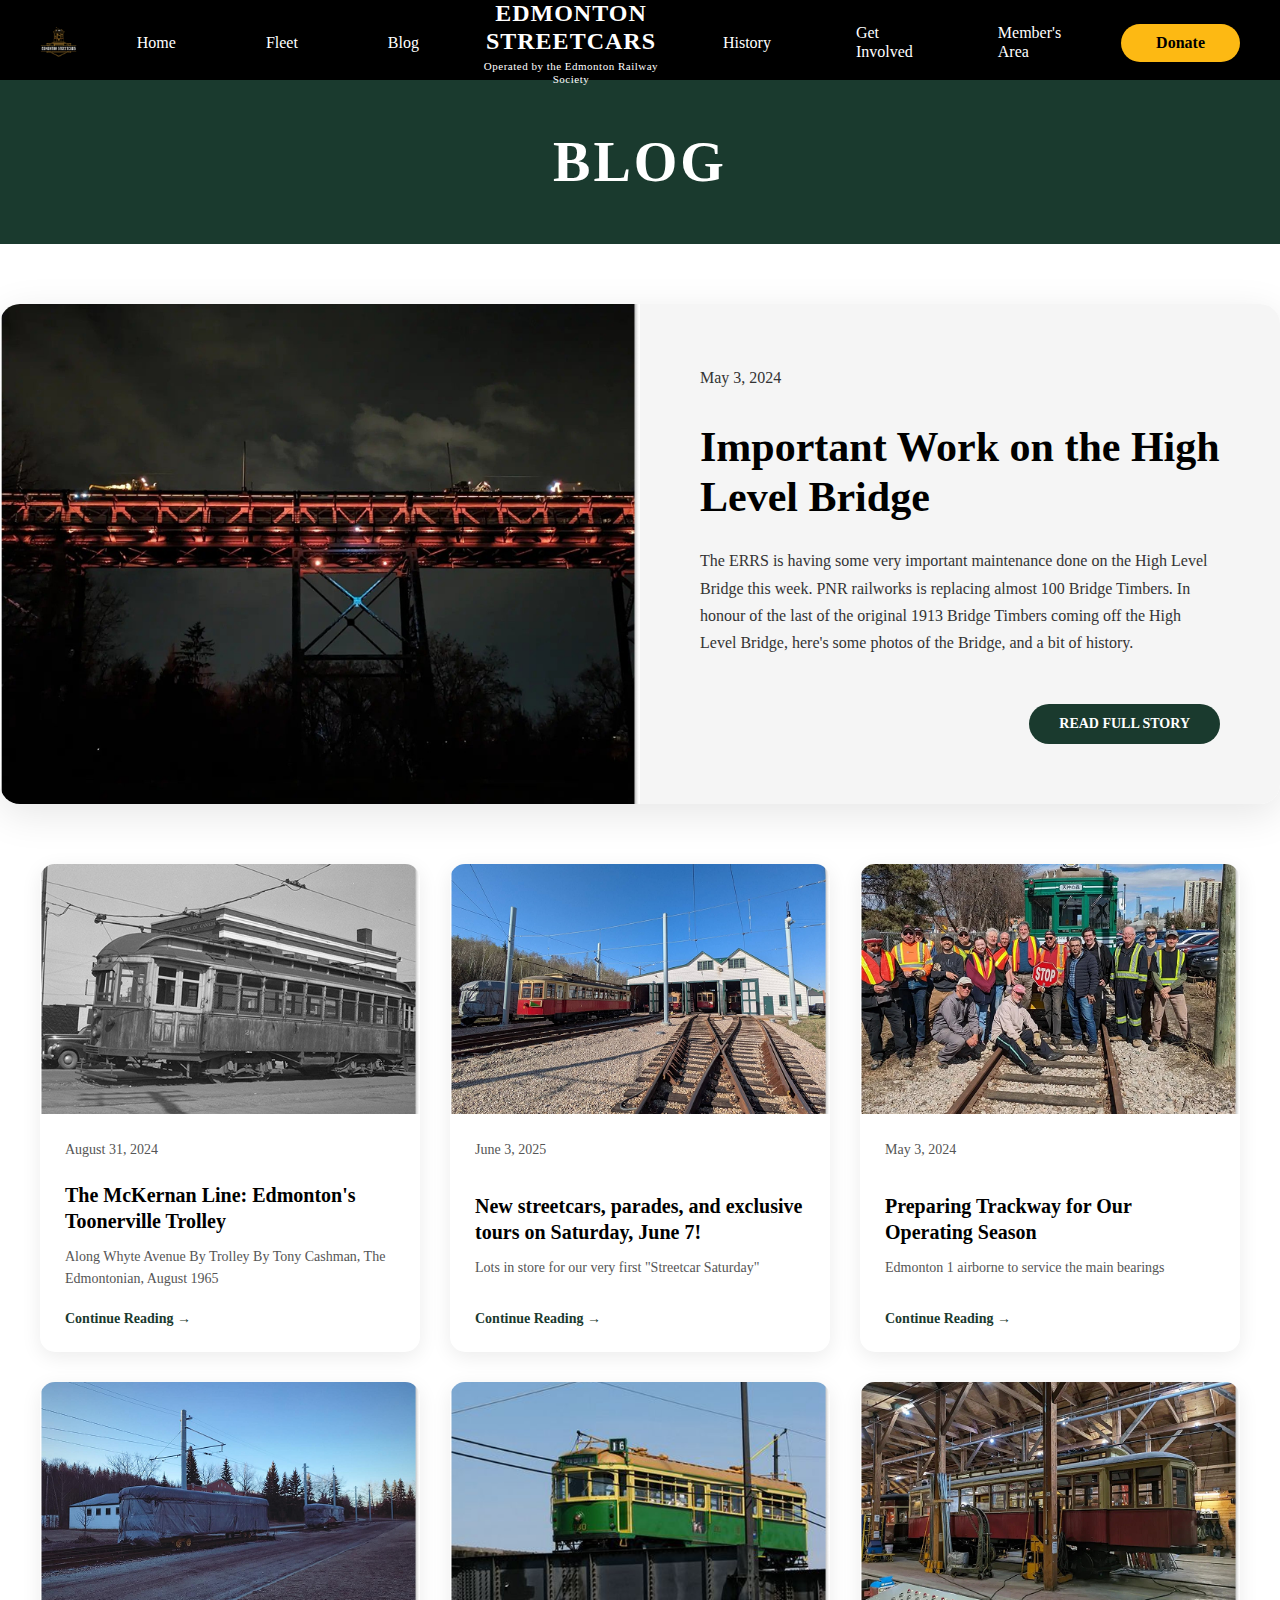
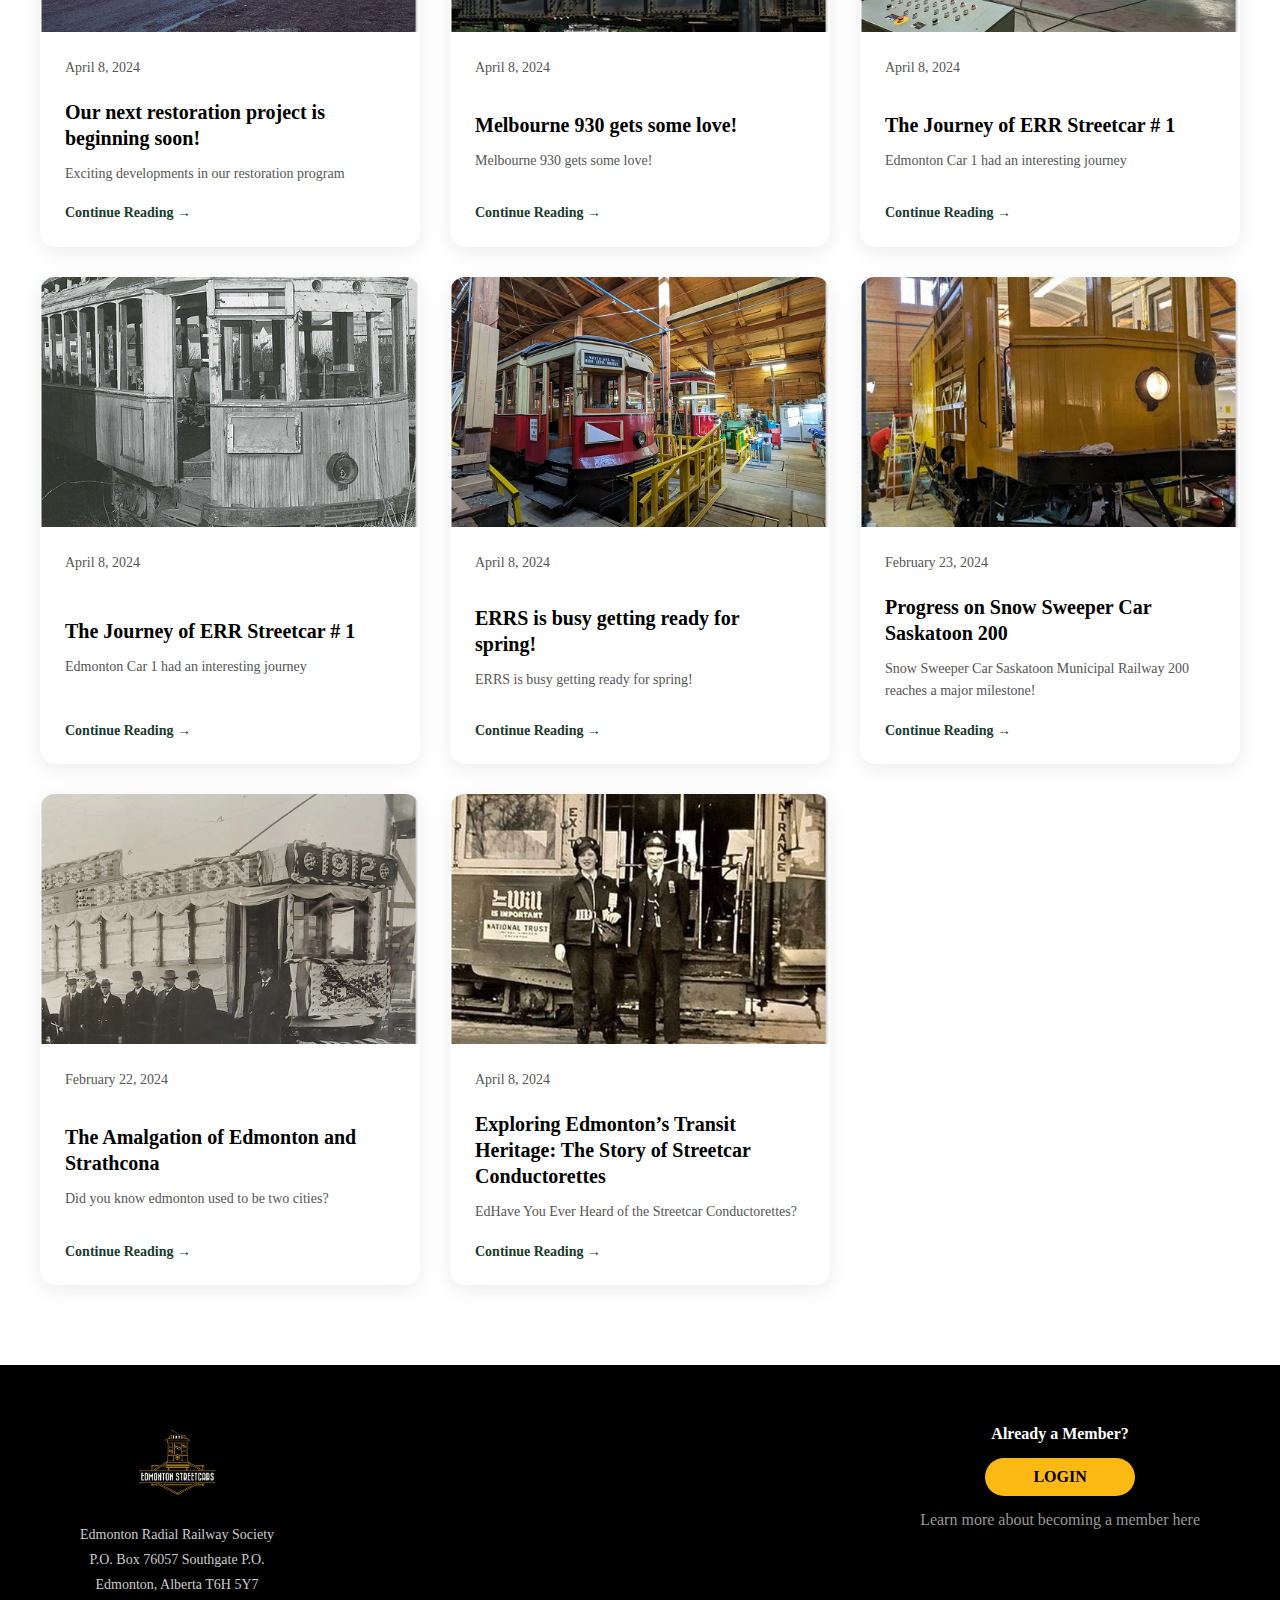
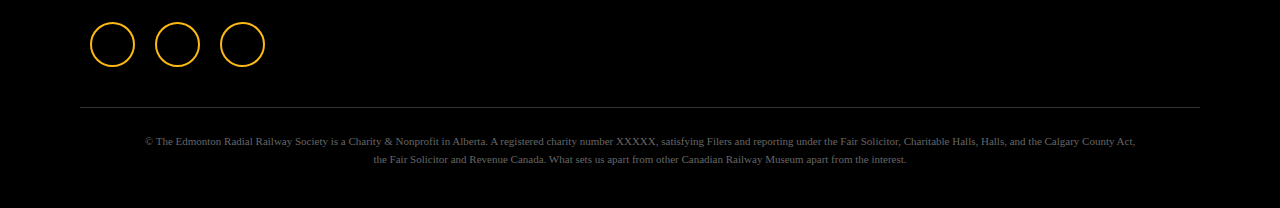
<file: blog.html>
<!DOCTYPE html>
<html>
<head>
	<meta charset="utf-8">
	<meta name="viewport" content="width=device-width, initial-scale=1">
	<title>Blog</title>

	<!-- STYLES -->
	<link rel="stylesheet" href="normalize.css">
	<link rel="stylesheet" href="styles.css">

	<!-- FONTS -->



</head>
<body>

	<!-- HEADER -->
	<header class="header" style="background-color: black;">
			
			<div class="logo" style=" background-color: ;">
				<img src="images/logo.png" alt="Edmonton Streetcars Logo">
			</div>

			<a href="index.html" class="nav-left" style=" background-color: ">Home</a>

			<a href="fleet.html" class="nav-left" style=" background-color: ">Fleet</a>

			<a href="blog.html" class="nav-left" style=" background-color: ">Blog</a>
			
			<div class="brand" style=" background-color: ">
				<div class="brand-txt1">
					<h2>EDMONTON STREETCARS</h2>
				</div>
				<div class="brand-txt2">
					<p>Operated by the Edmonton Railway Society</p>
				</div>
			</div>
			<a href="history.html" class="nav-right" style=" background-color:">History</a>
			<a href="#get-involved" class="nav-right" style=" background-color: ">Get Involved</a>
			<a href="#members" class="nav-right" style=" background-color:">Member's Area</a>
			<button class="button"> Donate</button>

		
	</header>


	 <!-- TITLE SECTION -->
    <section class="fleet-title">
        <h1>BLOG</h1>
    </section>


	<!-- Featured Article -->
	<section class="article">
	    <div class="article-image">
	        <img src="images/level-bridge.png" alt="High Level Bridge">
	    </div>
	    <div class="article-content">
	        <p class="article-date">May 3, 2024</p>
	        <h2>Important Work on the High Level Bridge</h2>
	        <p>The ERRS is having some very important maintenance done on the High Level Bridge this week. PNR railworks is replacing almost 100 Bridge Timbers. In honour of the last of the original 1913 Bridge Timbers coming off the High Level Bridge, here's some photos of the Bridge, and a bit of history.</p>
	        <button class="button read-story-btn">READ FULL STORY</button>
	    </div>
	</section>

<!-- Blog Grid -->
	<section class="body">
	    <div class="articles">
	        <div class="blg-img">
	            <img src="images/mckernan-line.png" alt="McKernan Line">
	        </div>
	        <div class="blg-text">
	            <p class="blog-date">August 31, 2024</p>
	            <h3>The McKernan Line: Edmonton's Toonerville Trolley</h3>
	            <p>Along Whyte Avenue By Trolley By Tony Cashman, The Edmontonian, August 1965</p>
	            <a href="#" class="continue-reading">Continue Reading →</a>
	        </div>
	    </div>

	    <div class="articles">
	        <div class="blg-img">
	            <img src="images/streetcar-parades.png" alt="Streetcar Saturday">
	        </div>
	        <div class="blg-text">
	            <p class="blog-date">June 3, 2025</p>
	            <h3>New streetcars, parades, and exclusive tours on Saturday, June 7!</h3>
	            <p>Lots in store for our very first "Streetcar Saturday"</p>
	            <a href="#" class="continue-reading">Continue Reading →</a>
	        </div>
	    </div>

	    <div class="articles">
	        <div class="blg-img">
	            <img src="images/trackway.png" alt="Trackway Preparation">
	        </div>
	        <div class="blg-text">
	            <p class="blog-date">May 3, 2024</p>
	            <h3>Preparing Trackway for Our Operating Season</h3>
	            <p>Edmonton 1 airborne to service the main bearings</p>
	            <a href="#" class="continue-reading">Continue Reading →</a>
	        </div>
	    </div>

	    <!-- Repeat for remaining articles -->
	    <div class="articles">
	        <div class="blg-img">
	            <img src="images/restoration-project.png" alt="Restoration">
	        </div>
	        <div class="blg-text">
	            <p class="blog-date">April 8, 2024</p>
	            <h3>Our next restoration project is beginning soon!</h3>
	            <p>Exciting developments in our restoration program</p>
	            <a href="#" class="continue-reading">Continue Reading →</a>
	        </div>
	    </div>

	    <div class="articles">
	        <div class="blg-img">
	            <img src="images/melbourne-930.png" alt="Melbourne 930">
	        </div>
	        <div class="blg-text">
	            <p class="blog-date">April 8, 2024</p>
	            <h3>Melbourne 930 gets some love!</h3>
	            <p>Melbourne 930 gets some love!</p>
	            <a href="#" class="continue-reading">Continue Reading →</a>
	        </div>
	    </div>

	    <div class="articles">
	        <div class="blg-img">
	            <img src="images/errs-streetcar.png" alt="ERRS Streetcar">
	        </div>
	        <div class="blg-text">
	            <p class="blog-date">April 8, 2024</p>
	            <h3>The Journey of ERR Streetcar # 1</h3>
	            <p>Edmonton  Car 1 had  an interesting journey</p>
	            <a href="#" class="continue-reading">Continue Reading →</a>
	        </div>
	    </div>

	    <div class="articles">
	        <div class="blg-img">
	            <img src="images/the-journey.png" alt="ERRS Streetcar">
	        </div>
	        <div class="blg-text">
	            <p class="blog-date">April 8, 2024</p>
	            <h3>The Journey of ERR Streetcar # 1</h3>
	            <p>Edmonton  Car 1 had  an interesting journey</p>
	            <a href="#" class="continue-reading">Continue Reading →</a>
	        </div>
	    </div>

	    <div class="articles">
	        <div class="blg-img">
	            <img src="images/errs-is-busy.png" alt="ERRS Streetcar">
	        </div>
	        <div class="blg-text">
	            <p class="blog-date">April 8, 2024</p>
	            <h3>ERRS is busy getting ready for spring!</h3>
	            <p>ERRS is busy getting  ready for spring!</p>
	            <a href="#" class="continue-reading">Continue Reading →</a>
	        </div>
	    </div>

	    <div class="articles">
	        <div class="blg-img">
	            <img src="images/snow-sweeper.png" alt="ERRS Streetcar">
	        </div>
	        <div class="blg-text">
	            <p class="blog-date">February 23, 2024</p>
	            <h3>Progress on Snow Sweeper Car Saskatoon 200</h3>
	            <p>Snow Sweeper Car Saskatoon Municipal Railway 200 reaches a major milestone!</p>
	            <a href="#" class="continue-reading">Continue Reading →</a>
	        </div>
	    </div>

	    <div class="articles">
	        <div class="blg-img">
	            <img src="images/amalgation.png" alt="ERRS Streetcar">
	        </div>
	        <div class="blg-text">
	            <p class="blog-date">February 22, 2024</p>
	            <h3>The Amalgation of Edmonton and Strathcona</h3>
	            <p>Did you know edmonton used to be two cities?</p>
	            <a href="#" class="continue-reading">Continue Reading →</a>
	        </div>
	    </div>

	    <div class="articles">
	        <div class="blg-img">
	            <img src="images/exploring-edmonton.png" alt="ERRS Streetcar">
	        </div>
	        <div class="blg-text">
	            <p class="blog-date">April 8, 2024</p>
	            <h3>Exploring Edmonton’s Transit Heritage: The Story of Streetcar Conductorettes</h3>
	            <p>EdHave You Ever Heard of the Streetcar Conductorettes?</p>
	            <a href="#" class="continue-reading">Continue Reading →</a>
	        </div>
	    </div>

	    
	</section>

	



	<!-- Footer -->
	<footer class="footer">
    <div class="footer-content">
        <div class="footer-logo-section">
            <img src="images/logo.png" alt="Edmonton Streetcars Logo" class="footer-logo">
            <p class="footer-address">Edmonton Radial Railway Society</p>
            <p class="footer-address">P.O. Box 76057 Southgate P.O.</p>
            <p class="footer-address">Edmonton, Alberta T6H 5Y7</p>
            <div class="social-icons">
                <a href="#" aria-label="Facebook"><i class="fab fa-facebook-f"></i></a>
                <a href="#" aria-label="Instagram"><i class="fab fa-instagram"></i></a>
                <a href="#" aria-label="YouTube"><i class="fab fa-youtube"></i></a>
            </div>
        </div>
        
        <div class="footer-right">
            <p><strong>Already a Member?</strong></p>
            <button class="button login-button">LOGIN</button>
            <p class="small-text">Learn more about becoming a member here</p>
        </div>
    </div>
    
    <div class="footer-bottom">
        <p>© The Edmonton Radial Railway Society is a Charity & Nonprofit in Alberta. A registered charity number XXXXX, satisfying Filers and reporting under the Fair Solicitor, Charitable Halls, Halls, and the Calgary County Act, the Fair Solicitor and Revenue Canada. What sets us apart from other Canadian Railway Museum apart from the interest.</p>
    </div>
	</footer>
</file>
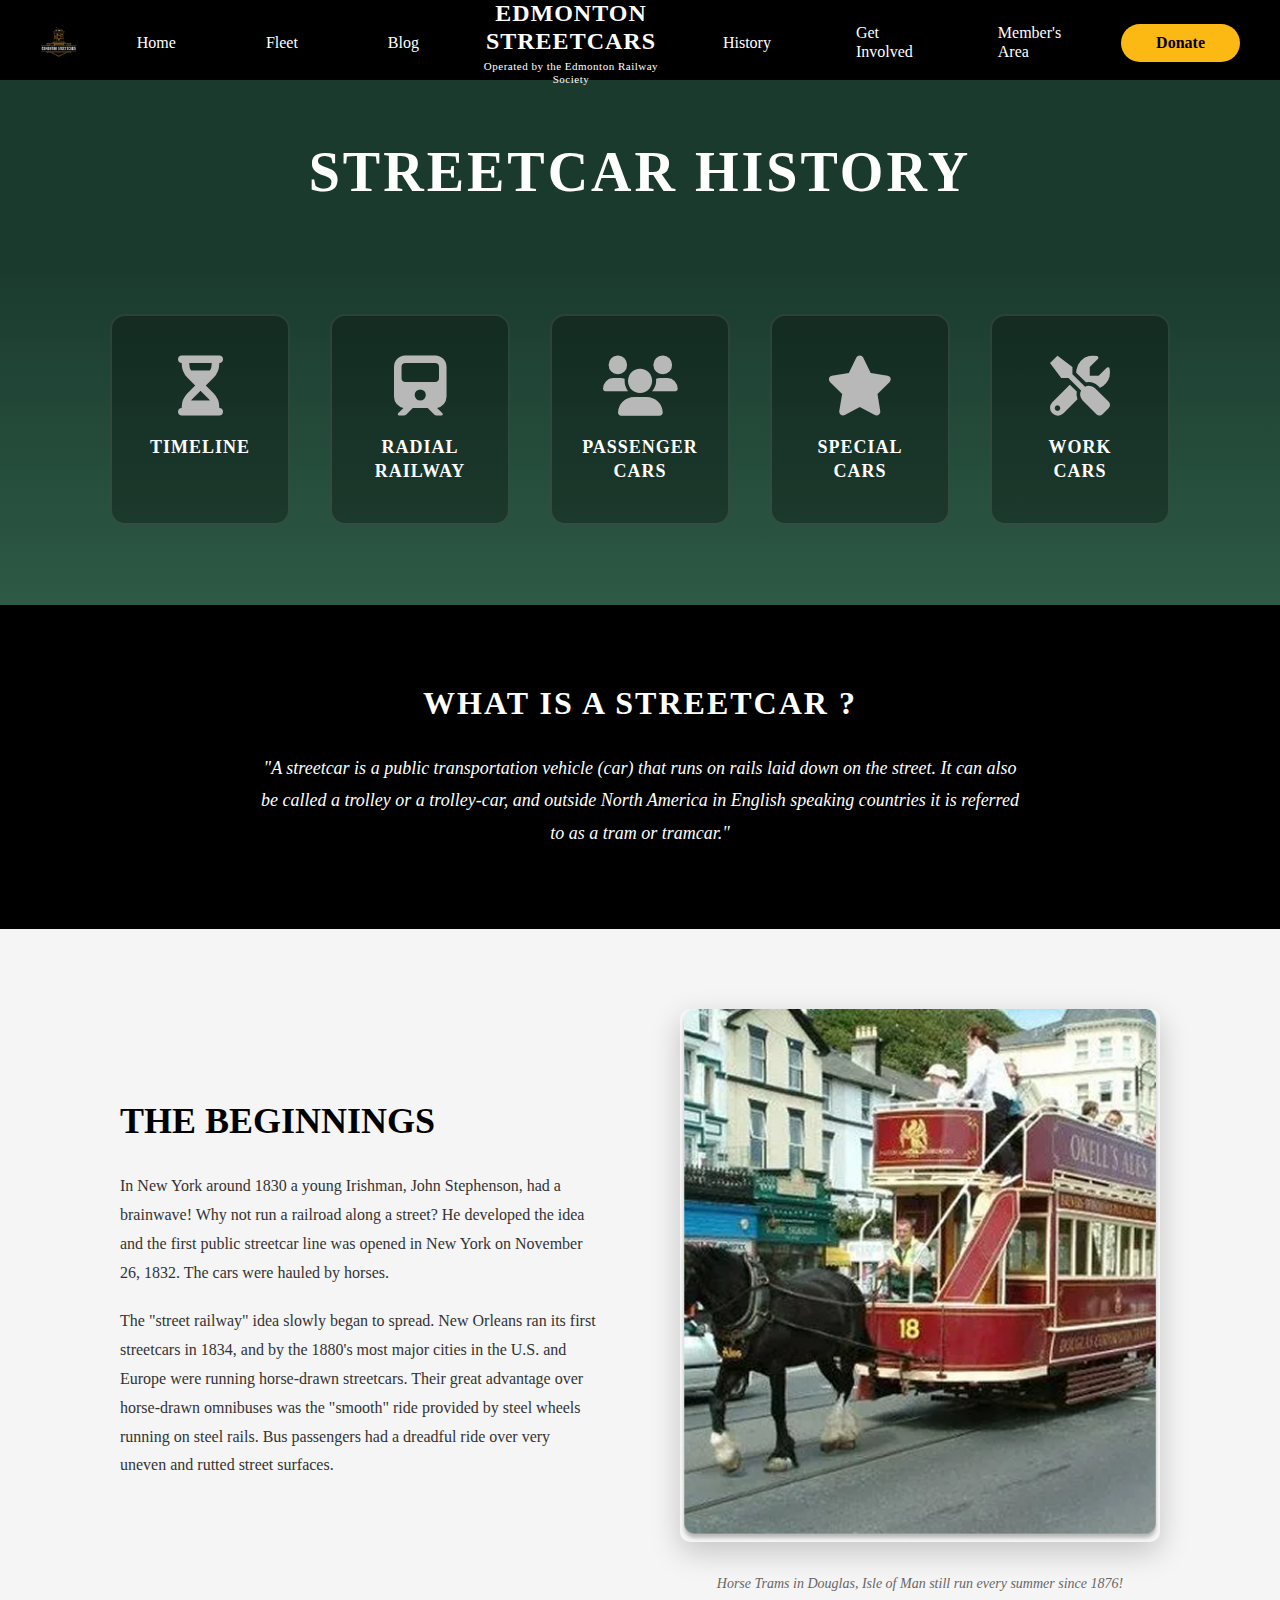
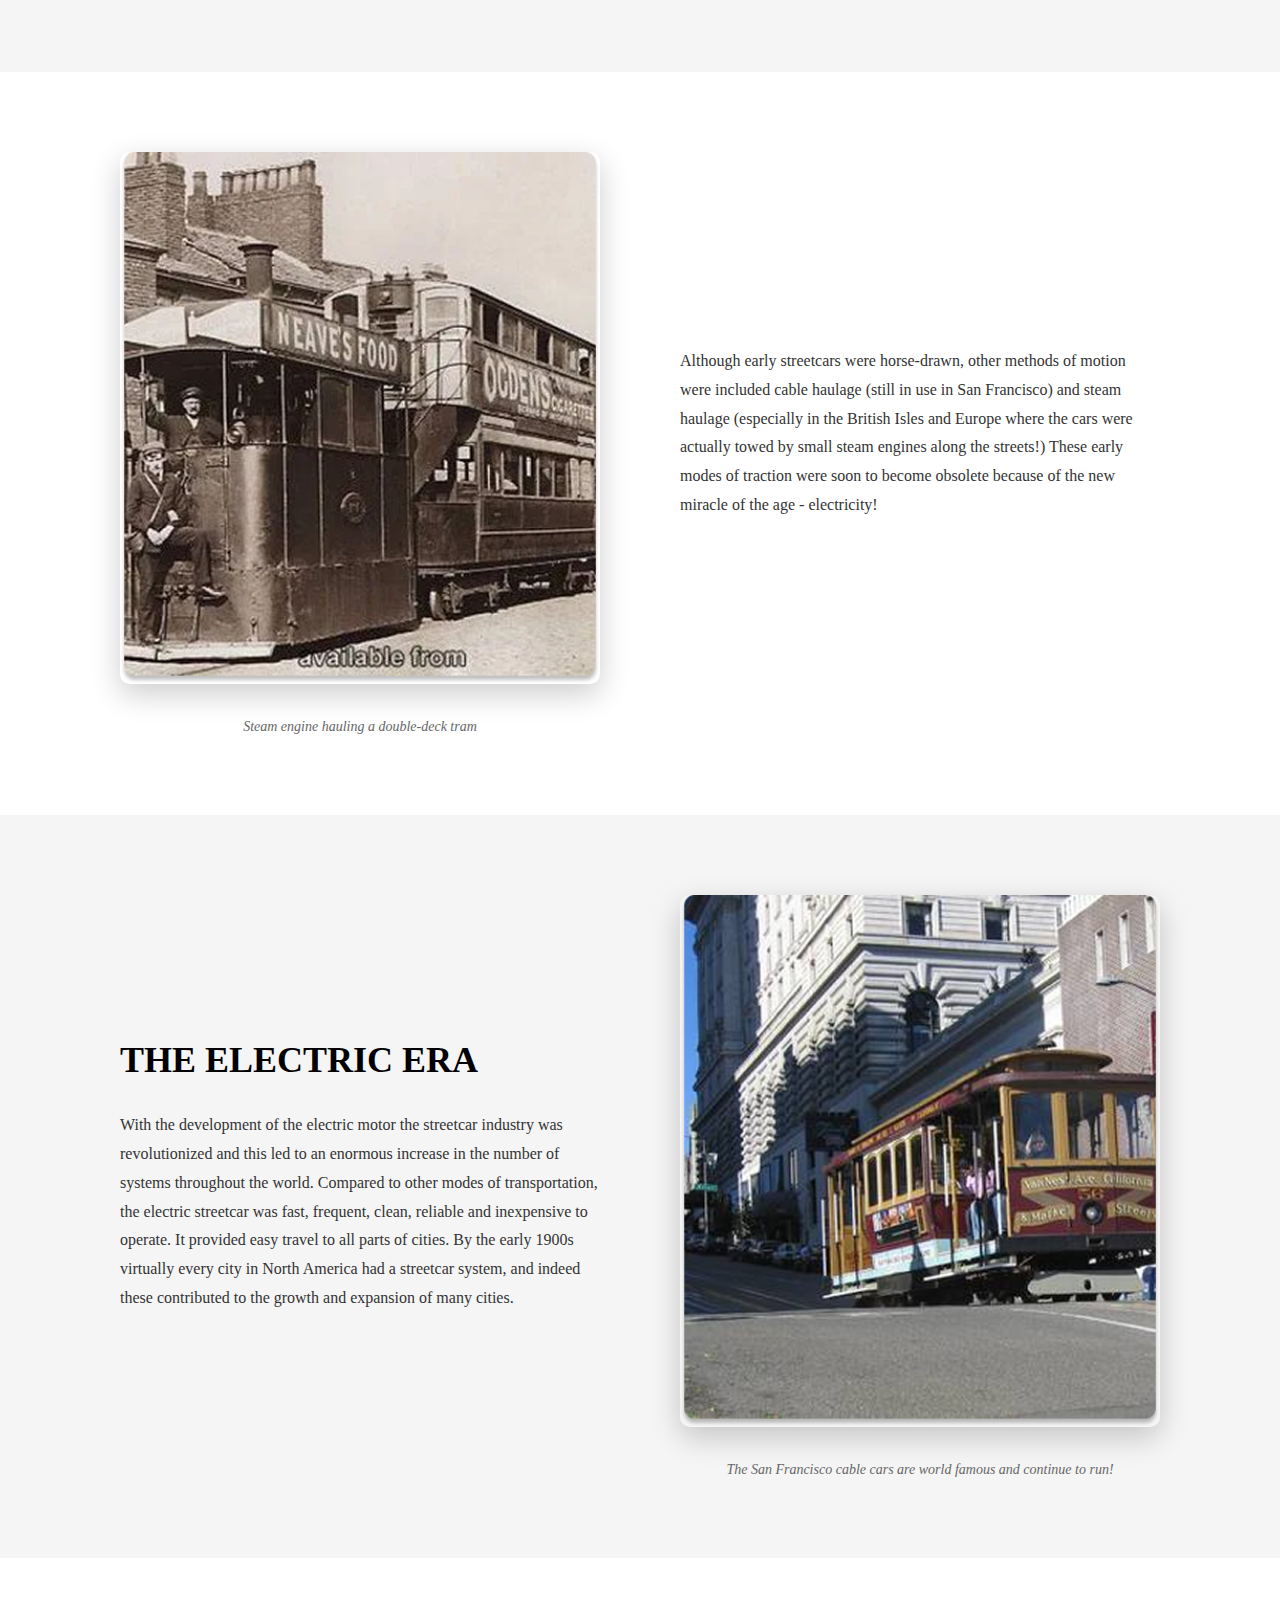
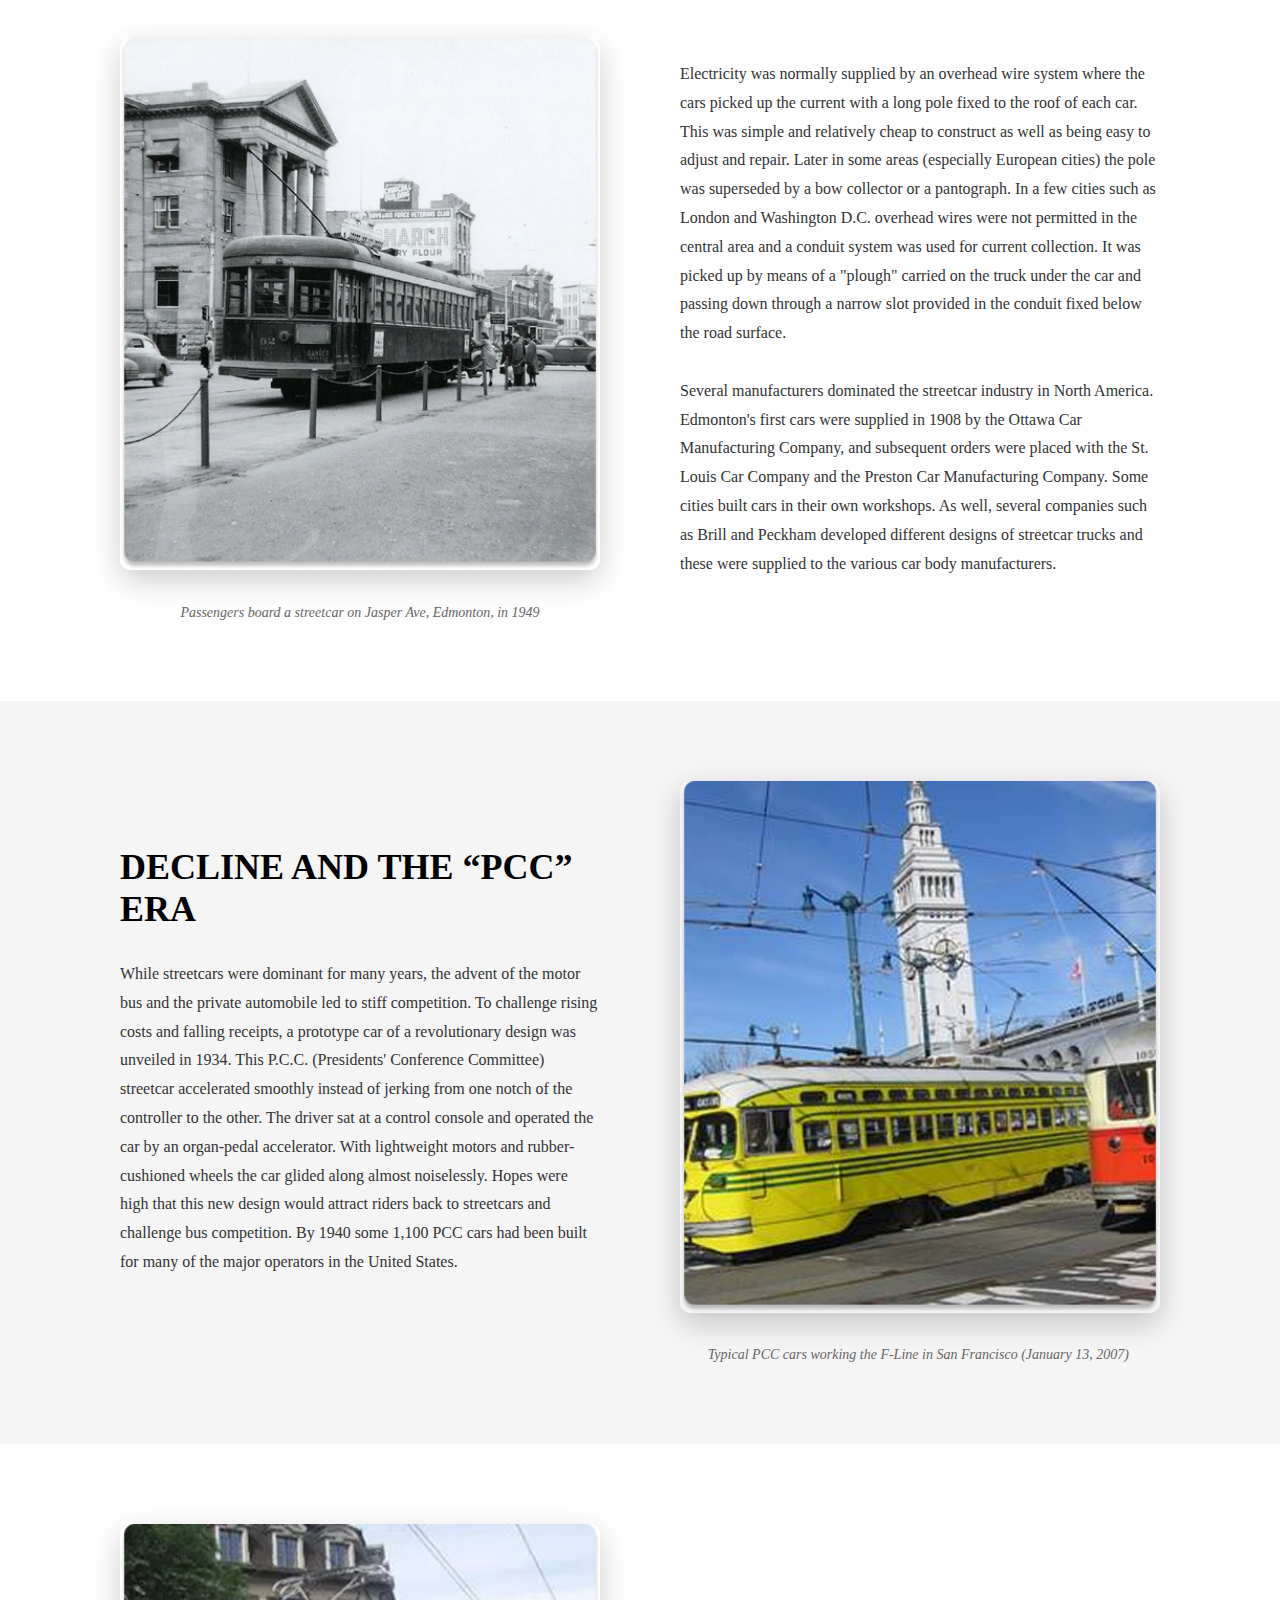
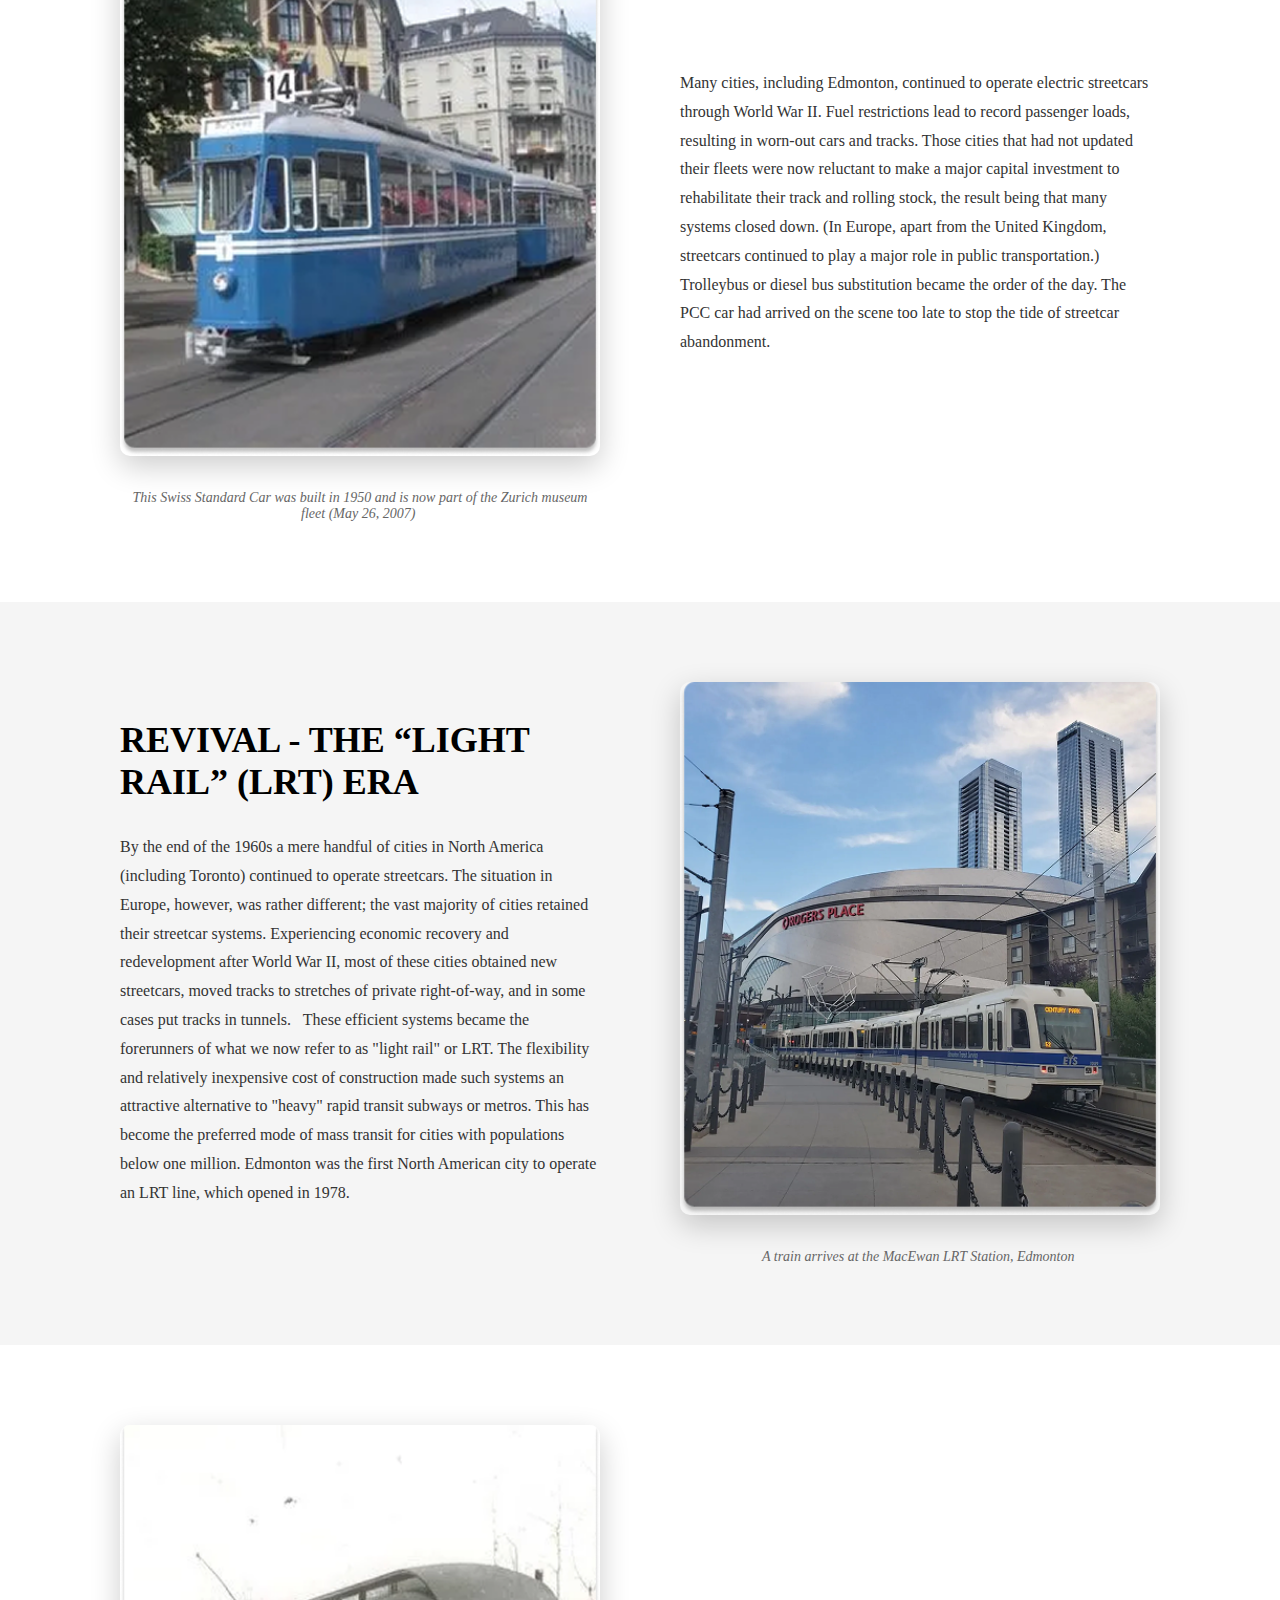
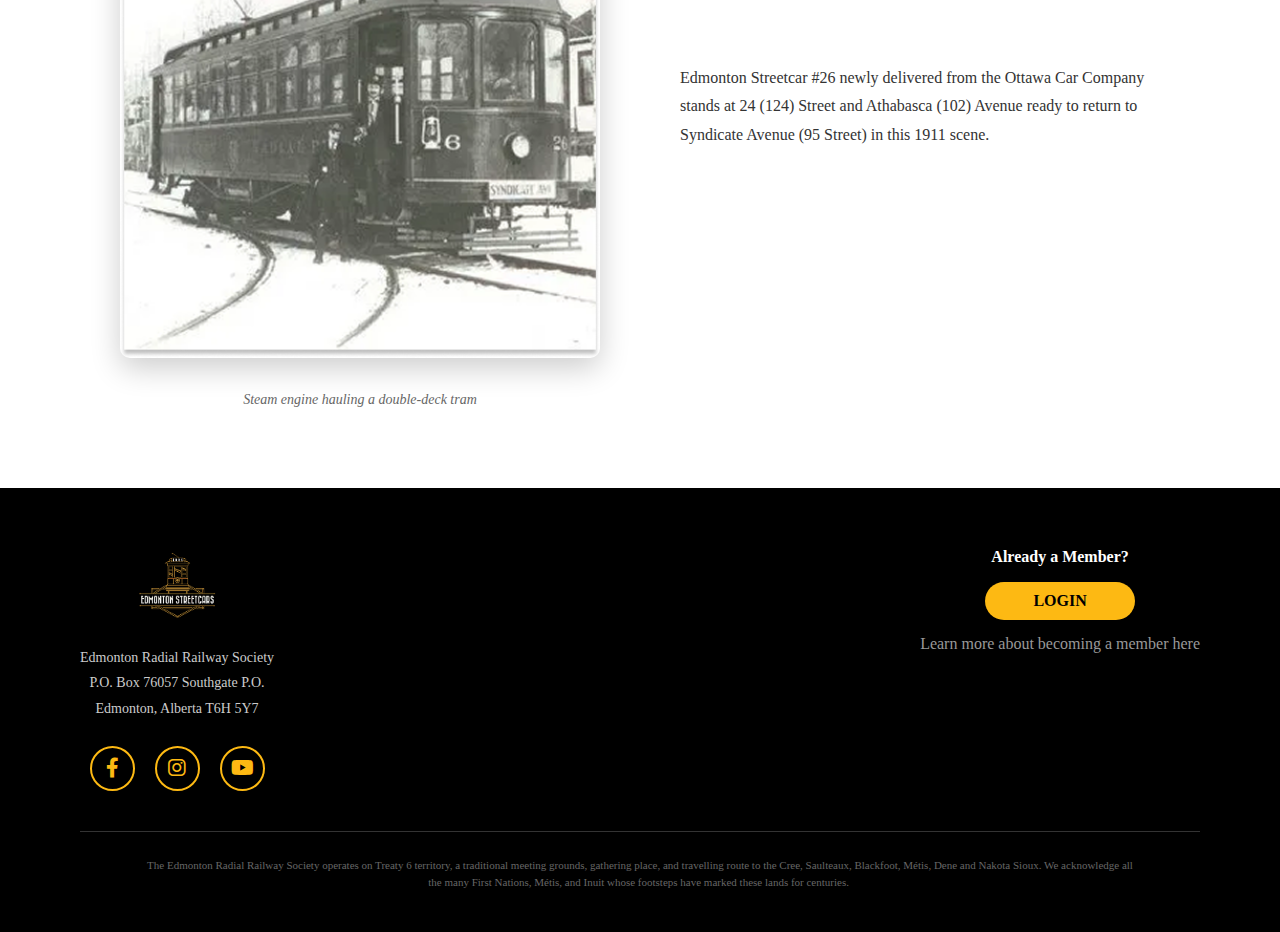
<file: history.html>
<!DOCTYPE html>
<html>
<head>
    <meta charset="utf-8">
    <meta name="viewport" content="width=device-width, initial-scale=1">
    <title>Streetcar History</title>
    <link rel="stylesheet" href="normalize.css">
    <link rel="stylesheet" href="styles.css">
    <link rel="stylesheet" href="https://cdnjs.cloudflare.com/ajax/libs/font-awesome/6.0.0/css/all.min.css">
</head>
<body>
    <!-- HEADER -->
	<header class="header" style="background-color: black;">
			
			<div class="logo" style=" background-color: ;">
				<img src="images/logo.png" alt="Edmonton Streetcars Logo">
			</div>

			<a href="index.html" class="nav-left" style=" background-color: ">Home</a>

			<a href="fleet.html" class="nav-left" style=" background-color: ">Fleet</a>

			<a href="blog.html" class="nav-left" style=" background-color: ">Blog</a>
			
			<div class="brand" style=" background-color: ">
				<div class="brand-txt1">
					<h2>EDMONTON STREETCARS</h2>
				</div>
				<div class="brand-txt2">
					<p>Operated by the Edmonton Railway Society</p>
				</div>
			</div>
			<a href="history.html" class="nav-right" style=" background-color:">History</a>
			<a href="#get-involved" class="nav-right" style=" background-color: ">Get Involved</a>
			<a href="#members" class="nav-right" style=" background-color:">Member's Area</a>
			<button class="button"> Donate</button>

		
	</header>




    <!-- TITLE SECTION -->
    <section class="history-title">
        <h1>STREETCAR HISTORY</h1>
    </section>

    <!-- ICON NAVIGATION -->
    <section class="icon-nav">
        <div class="icon-card">
            <i class="fas fa-hourglass-half"></i>
            <h3>TIMELINE</h3>
        </div>
        <div class="icon-card">
            <i class="fas fa-train"></i>
            <h3>RADIAL<br>RAILWAY</h3>
        </div>
        <div class="icon-card">
            <i class="fas fa-users"></i>
            <h3>PASSENGER<br>CARS</h3>
        </div>
        <div class="icon-card">
            <i class="fas fa-star"></i>
            <h3>SPECIAL<br>CARS</h3>
        </div>
        <div class="icon-card">
            <i class="fas fa-tools"></i>
            <h3>WORK<br>CARS</h3>
        </div>
    </section>

    <!-- WHAT IS A STREETCAR -->
    <section class="definition-section">
        <h2>WHAT IS A STREETCAR ?</h2>
        <p><em>"A streetcar is a public transportation vehicle (car) that runs on rails laid down on the street. It can also be called a trolley or a trolley-car, and outside North America in English speaking countries it is referred to as a tram or tramcar."</em></p>
    </section>

    <!-- THE BEGINNINGS -->
    <section class="content-section">
        <div class="content-container">
            <div class="text-column">
                <h2>THE BEGINNINGS</h2>
                <p>In New York around 1830 a young Irishman, John Stephenson, had a brainwave! Why not run a railroad along a street? He developed the idea and the first public streetcar line was opened in New York on November 26, 1832. The cars were hauled by horses.</p>
                <p>The "street railway" idea slowly began to spread. New Orleans ran its first streetcars in 1834, and by the 1880's most major cities in the U.S. and Europe were running horse-drawn streetcars. Their great advantage over horse-drawn omnibuses was the "smooth" ride provided by steel wheels running on steel rails. Bus passengers had a dreadful ride over very uneven and rutted street surfaces.</p>
            </div>
            <div class="image-column">
                <img src="images/horse-transport.png" alt="Horse Tram">
                <p class="caption">Horse Trams in Douglas, Isle of Man still run every summer since 1876!</p>
            </div>
        </div>
    </section>

    <!-- STEAM ENGINE SECTION -->
    <section class="content-section alt">
        <div class="content-container reverse">
            <div class="image-column">
                <img src="images/steam.png" alt="Steam Engine Tram">
                <p class="caption">Steam engine hauling a double-deck tram</p>
            </div>
            <div class="text-column">
                <p>Although early streetcars were horse-drawn, other methods of motion were included cable haulage (still in use in San Francisco) and steam haulage (especially in the British Isles and Europe where the cars were actually towed by small steam engines along the streets!) These early modes of traction were soon to become obsolete because of the new miracle of the age - electricity!</p>
            </div>
        </div>
    </section>

    <!-- THE ELECTRIC ERA -->
    <section class="content-section">
        <div class="content-container">
            <div class="text-column">
                <h2>THE ELECTRIC ERA</h2>
                <p>With the development of the electric motor the streetcar industry was revolutionized and this led to an enormous increase in the number of systems throughout the world. Compared to other modes of transportation, the electric streetcar was fast, frequent, clean, reliable and inexpensive to operate. It provided easy travel to all parts of cities. By the early 1900s virtually every city in North America had a streetcar system, and indeed these contributed to the growth and expansion of many cities.</p>
            </div>
            <div class="image-column">
                <img src="images/san-francisco.png" alt="San Francisco Cable Car">
                <p class="caption">The San Francisco cable cars are world famous and continue to run!</p>
            </div>
        </div>
    </section>

    <section class="content-section alt">
        <div class="content-container reverse">
            <div class="image-column">
                <img src="images/passenger-board.png" alt="Steam Engine Tram">
                <p class="caption">Passengers board a streetcar on Jasper Ave, Edmonton, in 1949</p>
            </div>
            <div class="text-column">
                <p>Electricity was normally supplied by an overhead wire system where the cars picked  up the current with a long pole fixed to the roof of each car. This was  simple and relatively cheap to construct as well as being easy to adjust and repair. Later in some areas (especially European cities) the pole  was superseded by a bow collector or a pantograph. In a few cities such  as London and Washington D.C. overhead wires were not permitted in the  central area and a conduit system was used for current collection. It  was picked up by means of a "plough" carried on the truck under the car  and passing down through a narrow slot provided in the conduit fixed  below the road surface.
                <br>
                <br>

				Several manufacturers dominated the streetcar industry in North America. Edmonton's first cars were supplied in 1908 by the Ottawa Car  Manufacturing Company, and subsequent orders were placed with the St.  Louis Car Company and the Preston Car Manufacturing Company. Some cities built cars in their own workshops. As well, several companies such as  Brill and Peckham developed different designs of streetcar trucks and  these were supplied to the various car body manufacturers.
</p>
            </div>
        </div>
    </section>

    <!-- THE ELECTRIC ERA -->
    <section class="content-section">
        <div class="content-container">
            <div class="text-column">
                <h2>DECLINE AND THE “PCC” ERA</h2>
                <p>While streetcars were dominant for many  years, the advent of the motor bus and the private automobile led to  stiff competition. To challenge rising costs and falling receipts, a  prototype car of a revolutionary design was unveiled in 1934. This  P.C.C. (Presidents' Conference Committee) streetcar accelerated smoothly instead of jerking from one notch of the controller to the other. The  driver sat at a control console and operated the car by an organ-pedal  accelerator. With lightweight motors and rubber-cushioned wheels the car glided along almost noiselessly. Hopes were high that this new design  would attract riders back to streetcars and challenge bus competition.  By 1940 some 1,100 PCC cars had been built for many of the major  operators in the United States.</p>
            </div>
            <div class="image-column">
                <img src="images/pcc-cars.png" alt="San Francisco Cable Car">
                <p class="caption">Typical PCC cars working the F-Line in San Francisco (January 13, 2007) </p>
            </div>
        </div>
    </section>

    <section class="content-section alt">
        <div class="content-container reverse">
            <div class="image-column">
                <img src="images/swiss-standard.png" alt="Steam Engine Tram">
                <p class="caption">This Swiss Standard Car was built in 1950 and is now part of the Zurich museum fleet
				﻿(May 26, 2007) </p>
            </div>
            <div class="text-column">
                <p>Many cities, including Edmonton, continued to operate electric streetcars  through World War II. Fuel restrictions lead to record passenger loads,  resulting in worn-out cars and tracks. Those cities that had not updated their fleets were now reluctant to make a major capital investment to  rehabilitate their track and rolling stock, the result being that many  systems closed down. (In Europe, apart from the United Kingdom,  streetcars continued to play a major role in public transportation.)  Trolleybus or diesel bus substitution became the order of the day. The  PCC car had arrived on the scene too late to stop the tide of streetcar  abandonment. </p>
            </div>
        </div>
    </section>

    <!-- THE ELECTRIC ERA -->
    <section class="content-section">
        <div class="content-container">
            <div class="text-column">
                <h2>REVIVAL - THE “LIGHT RAIL” (LRT) ERA</h2>
                <p>By the end of the 1960s a mere handful  of cities in North America (including Toronto) continued to operate  streetcars. The situation in Europe, however, was rather different; the  vast majority of cities retained their streetcar systems. Experiencing  economic recovery and redevelopment after World War II, most of these  cities obtained new streetcars, moved tracks to stretches of private  right-of-way, and in some cases put tracks in tunnels.   These  efficient systems became the forerunners of what we now refer to as  "light rail" or LRT. The flexibility and relatively inexpensive cost of  construction made such systems an attractive alternative to "heavy"  rapid transit subways or metros. This has become the preferred mode of  mass transit for cities with populations below one million. Edmonton was the first North American city to operate an LRT line, which opened in  1978.</p>
            </div>
            <div class="image-column">
                <img src="images/macewan-train.png" alt="San Francisco Cable Car">
                <p class="caption">A train arrives at the MacEwan LRT Station, Edmonton </p>
            </div>
        </div>
    </section>

    <section class="content-section alt">
        <div class="content-container reverse">
            <div class="image-column">
                <img src="images/streetcar26.png" alt="Steam Engine Tram">
                <p class="caption">Steam engine hauling a double-deck tram</p>
            </div>
            <div class="text-column">
                <p>Edmonton Streetcar #26 newly delivered from the Ottawa Car Company stands at 24  (124) Street and Athabasca (102) Avenue ready to return to Syndicate  Avenue (95 Street) in this 1911 scene. </p>
            </div>
        </div>
    </section>


    <!-- FOOTER -->
    <footer class="footer">
        <div class="footer-content">
            <div class="footer-logo-section">
                <img src="images/logo.png" alt="Edmonton Streetcars Logo" class="footer-logo">
                <p class="footer-address">Edmonton Radial Railway Society</p>
                <p class="footer-address">P.O. Box 76057 Southgate P.O.</p>
                <p class="footer-address">Edmonton, Alberta T6H 5Y7</p>
                <div class="social-icons">
                    <a href="#"><i class="fab fa-facebook-f"></i></a>
                    <a href="#"><i class="fab fa-instagram"></i></a>
                    <a href="#"><i class="fab fa-youtube"></i></a>
                </div>
            </div>
            <div class="footer-right">
                <p><strong>Already a Member?</strong></p>
                <button class="button login-button">LOGIN</button>
                <p class="small-text">Learn more about becoming a member here</p>
            </div>
        </div>
        <div class="footer-bottom">
            <p>The Edmonton Radial Railway Society operates on Treaty 6 territory, a  traditional meeting grounds, gathering place, and travelling route to  the Cree, Saulteaux, Blackfoot, Métis, Dene and Nakota Sioux. We  acknowledge all the many First Nations, Métis, and Inuit whose footsteps have marked these lands for centuries. </p>
        </div>
    </footer>
</body>
</html>
</file>
<file: styles.css>
/* 
   GLOBAL STYLES
    */
* {
	padding: 0;
	margin: 0;
	box-sizing: border-box;
}

/* 
   HEADER
    */
.header {
	display: grid;
	grid-template-columns: 1fr 1.25fr 2.5fr 1.25fr 5fr 1fr 2fr 2fr 1fr;
	align-items: center;
	padding: 0 40px;
	gap: 35px;
	height: 80px;
}

/* Logo */
.logo {
	width: auto;
	padding: 0;
	display: flex;
	justify-content: center;
	align-items: center;
}

.logo img {
	max-height: 100%;
	max-width: 100%;
	object-fit: contain;
}

/* Navigation Links */
.nav-left,
.nav-right {
	display: flex;
	align-items: center;
	justify-content: center;
	padding: 15px 25px;
	text-decoration: none;
	color: white;
}

.nav-left:hover {
	color: gold;
}

.nav-right:hover {
	color: gold;
}

/* Brand Section */
.brand {
	display: flex;
	flex-direction: column;
	justify-content: center;
	align-items: center;
	align-self: stretch;
	color: white;
	text-align: center;
}

.brand:hover {
	color: gold;
}

.brand-txt1 {
	margin-bottom: 5px;
}

.brand-txt1 h2 {
	font-size: 24px;
	font-weight: bold;
	margin: 0;
	letter-spacing: 1px;
}

.brand-txt2 {
	margin: 0;
}

.brand-txt2 p {
	font-size: 11px;
	margin: 0;
	font-weight: 300;
	letter-spacing: 0.5px;
}

/* 
   BUTTONS
    */
.button {
	background-color: #FDB913;
	color: black;
	padding: 10px 35px;
	border: none;
	border-radius: 25px;
	font-size: 16px;
	font-weight: 600;
	cursor: pointer;
	transition: background-color 0.3s ease;
}

.button:hover {
	background-color: #e5a710;
}

.login-button {
	background-color: #FDB913;
	margin-bottom: 10px;
}

/* 
   VIDEO SECTION
    */
.video-section {
	height: 840px;
	width: 100%;
	overflow: hidden;
	position: relative;
}

.video-section video {
	width: 100%;
	height: 100%;
	object-fit: cover;
}

/* 
   HOME SECTION
    */
.home-section {
	display: grid;
	grid-template-columns: 1fr 2fr 1fr;
	height: auto;
	min-height: 450px;
	padding: 50px 30px;
	gap: 30px;
	background-image: url('images/train-on-bridge.png');
	background-size: cover;
	background-position: center;
}

.home-box {
	padding: 30px;
	border-radius: 15px;
	display: flex;
	flex-direction: column;
	justify-content: center;
}

.box-left {
	background-color: r;
	color: white;
}

.box-left h1 {
	font-size: 36px;
	font-weight: bold;
	line-height: 1.2;
	text-align: left;
}

.box-middle {
	background-color: ;
	color: white;
}

.box-middle p {
	font-size: 16px;
	line-height: 1.6;
	text-align: left;
}

.box-right {
	background-color:;
	color: black;
	justify-content: space-between;
	padding: 40px 20px;
}

.fact-box {
	flex: 1;
	display: flex;
	align-items: center;
	margin-bottom: 20px;
}

.fact-box p {
	font-size: 14px;
	line-height: 1.4;
}

.box1 {
	display: grid;
	grid-template-rows: 1fr 1fr;
	align-items: center;
}

/* 
   RIDE SECTION
    */
.ride {
	display: grid;
	grid-template-rows: auto 1fr;
	height: auto;
	min-height: 900px;
	padding: 80px 120px;
	gap: 50px;
	background-color: #f5f5f5;
}

.ride-header {
	text-align: center;
	padding: 20px 0;
}

.ride-header h1 {
	font-size: 48px;
	font-weight: bold;
	color: black;
}

.card-container {
	display: flex;
	gap: 80px;
	height: 820px;
}

.home-card {
	flex: 1;
	background-color: black;
	border-radius: 25px;
	overflow: hidden;
	position: relative;
	cursor: pointer;
	transition: transform 0.3s ease;
}

.home-card:hover {
	transform: scale(1.02);
}	

.home-card img {
	width: 100%;
	height: 100%;
	object-fit: cover;
}

.card-overlay {
	position: absolute;
	bottom: 0;
	left: 0;
	right: 0;
	padding: 40px;
	background: linear-gradient(to top, rgba(0,0,0,0.8), transparent);
	color: white;
}

.card-overlay h2 {
	font-size: 32px;
	font-weight: bold;
	text-align: center;
	line-height: 1.2;
}

.home-card.fleet-card {
    height: 100%;
    width: 100%;
}

/* 
   CELEBRATE SECTION
    */
.celebrate-section {
  position: relative;
  min-height: 500px;
  background-image: url('images/unique.png');
  background-size: cover;
  background-position: center;
}

.celebrate-overlay {
  position: absolute;
  inset: 0;
  background: rgba(0, 0, 0, 0.55);
  display: grid;
  grid-template-columns: 1fr 3fr;
  padding: 80px 120px;
  gap: 80px;
  align-items: center;
}

.celebrate-left h1 {
  color: white;
  font-size: 40px;
  font-weight: 800;
  line-height: 1.25;
}

.celebrate-right {
  color: white;
  max-width: 1000px;
  /*margin-left: 140px;*/
}

.celebrate-right p {
  font-size: 18px;
  line-height: 1.6;
  margin-bottom: 30px;
}

.section1 {
	display: flex;
	flex: 1;
}

/* 
   FOOTER
    */
.footer {
    background-color: black;
    color: white;
    padding: 60px 80px 40px;
}

.footer-content {
    display: flex;
    justify-content: space-between;
    align-items: flex-start;
    margin-bottom: 40px;
}

.footer-logo-section {
    display: flex;
    flex-direction: column;
    align-items: center;
    text-align: center;
    max-width: 400px;
}

.footer-logo {
    width: 80px;
    height: auto;
    margin-bottom: 20px;
}

.footer-address {
    font-size: 14px;
    line-height: 1.8;
    margin: 0;
    color: #ccc;
}

.social-icons {
    display: flex;
    gap: 20px;
    margin-top: 25px;
}

.social-icons a {
    width: 45px;
    height: 45px;
    border: 2px solid #FDB913;
    border-radius: 50%;
    display: flex;
    align-items: center;
    justify-content: center;
    color: #FDB913;
    font-size: 20px;
    transition: all 0.3s ease;
    text-decoration: none;
}

.social-icons a:hover {
    background-color: #FDB913;
    color: black;
    transform: scale(1.1);
}

.footer-right {
    text-align: center;
}

.footer-right p {
    margin-bottom: 15px;
    font-size: 16px;
}

.login-button {
    background-color: #FDB913;
    color: black;
    margin-bottom: 15px;
    min-width: 150px;
}

.small-text {
    font-size: 12px;
    color: #999;
}

.footer-bottom {
    border-top: 1px solid #333;
    padding-top: 25px;
    text-align: center;
}

.footer-bottom p {
    font-size: 11px;
    line-height: 1.6;
    color: #666;
    max-width: 1000px;
    margin: 0 auto;
}

/* 
   UTILITY CLASSES
    */
.grid-container {
	display: grid;
	grid-template-columns: 5fr 2fr 3fr 4fr 5fr;
}

/* 
   FLEET PAGE
    */
.fleet-title {
    background-color: #1A3A2E;
    color: white;
    text-align: center;
    padding: 50px 40px;
}

.fleet-title h1 {
    font-size: 56px;
    font-weight: 700;
    letter-spacing: 3px;
    margin: 0;
}

.history-overlap { 
    background-color: #f5f5f5;
    padding: 0px 0;
    position: relative;
    min-height: 900px;
}

.overlap-container {
    position: relative;
    max-width: 1400px;
    margin: 0 auto;
    min-height: 600px;
    display: flex;
    align-items: center;
    justify-content: flex-end;
}

.background-image {
    position: absolute;
    left: -190px;
    top: 50%;
    transform: translateY(-50%);
    width: 668px;
    height: 800px;
    z-index: 1;
    border-radius: 15px;
    overflow: hidden;
    box-shadow: 0 20px 60px rgba(0, 0, 0, 0.3);
}

.background-image img {
    width: 100%;
    height: 800px;
    object-fit: cover;
    filter: brightness(0.7) sepia(0.3);
}

.story-card {
    position: relative;
    z-index: 10;
    width: 650px;
    background: white;
    border-radius: 20px;
    overflow: hidden;
    box-shadow: 0 20px 60px rgba(0, 0, 0, 0.2);
    margin-right: 80px;
    margin-left: -350px;
}

.story-img {
    width: 100%;
    height: 350px;
    object-fit: cover;
}

.story-content {
    padding: 10px;
}

.story-content h3 {
    font-size: 24px;
    font-weight: 700;
    margin-bottom: 20px;
    color: #1A3A2E;
}

.story-content p {
    font-size: 16px;
    line-height: 1;
    color: #333;
    margin-bottom: 10px;
}

.story-btn {
    background-color: #1A3A2E;
    color: white;
    padding: 12px 30px;
    border-radius: 25px;
    font-size: 14px;
    font-weight: 700;
    display: block;
    margin-left: auto;
    margin-top: 40px;
}

.story-btn:hover {
    background-color: #2d5a45;
}

.fleet-gallery {
    background-color: white;
    padding: 100px 80px;
    max-width: 1400px;
    margin: 0 auto;
}

.fleet-header {
    display: flex;
    justify-content: space-between;
    align-items: center;
    margin-bottom: 60px;
    margin-left: 400px;
}

.fleet-header h2 {
    font-size: 42px;
    font-weight: 700;
    line-height: 1.2;
    color: #000;
}

.carousel-controls {
    display: flex;
    gap: 15px;
}

.carousel-btn {
    width: 50px;
    height: 50px;
    border-radius: 50%;
    border: 2px solid #1A3A2E;
    background: white;
    color: #1A3A2E;
    font-size: 18px;
    cursor: pointer;
    transition: all 0.3s ease;
    display: flex;
    align-items: center;
    justify-content: center;
}

.carousel-btn:hover {
    background: #1A3A2E;
    color: white;
}

.fleet-cards {
    display: grid;
    grid-template-columns: repeat(3, 1fr);
    gap: 40px;
    margin-left: -50px;
}

.fleet-card {
    position: relative;
    border-radius: 10px;
    overflow: hidden;
    box-shadow: 0 10px 30px rgba(0, 0, 0, 0.15);
    cursor: pointer;
    transition: transform 0.3s ease;
    width: 560px;
    height: 700px;
}

.fleet-card:hover {
    transform: translateY(-10px);
}

.fleet-card::before {
    content: '';
    position: absolute;
    top: 0;
    left: 0;
    right: 0;
    bottom: 0;
    background: rgba(0, 0, 0, 0);
    transition: background 0.3s ease;
    z-index: 1;
    pointer-events: none;
}

.fleet-card:hover::before {
    background: rgba(0, 0, 0, 0.6);
}

.fleet-card img {
    width: 100%;
    height: 100%;
    object-fit: cover;
    object-position: center center; 
    display: block;
}

.fleet-overlay {
    position: absolute;
    top: 50%;
    left: 50%;
    transform: translate(-50%, -50%);
    padding: 40px 30px;
    z-index: 2;
    text-align: center;
}

.fleet-overlay h3 {
    color: white;
    font-size: 32px;
    font-weight: 700;
    margin: 0;
    opacity: 0;
    transform: translateY(20px);
    transition: opacity 0.3s ease, transform 0.3s ease;
}

.fleet-card:hover .fleet-overlay h3 {
    opacity: 1;
    transform: translateY(0);
}

/* 
   streetcar
    */
.history-section {
    padding: 80px 120px;
    background-color: #f5f5f5;
}

.overlap-container {
    position: relative;
    height: 1122px;
    display: flex;
    align-items: center;
}

.background-card {
    position: absolute;
    left: 0;
    width: 668px;
    height: 1122px;
    z-index: 1;
}

.background-card img {
    width: 100%;
    height: 100%;
    object-fit: cover;
    filter: brightness(0.7);
}

.story-card {
    position: absolute;
    left: 350px; /* Overlaps background */
    width: 914px;
    height: 565px;
    background: white;
    border-radius: 15px;
    box-shadow: 0 20px 60px rgba(0, 0, 0, 0.3);
    z-index: 2;
    overflow: hidden;
}

.story-card-img {
    height: 341px;
}

.story-card-img img {
    width: 100%;
    height: 100%;
    object-fit: cover;
}

.story-card-text {
    height: 224px;
    padding: 30px 40px;
}

/* 
   BLOG
    */
.article {
    display: grid;
    grid-template-columns: 1fr 1fr;
    gap: 0;
    max-width: 1400px;
    margin: 60px auto;
    background: white;
    border-radius: 20px;
    overflow: hidden;
    box-shadow: 0 10px 40px rgba(0, 0, 0, 0.1);
}

.article-image {
    width: 100%;
    height: 500px;
}

.article-image img {
    width: 100%;
    height: 100%;
    object-fit: cover;
}

.article-content {
    padding: 60px;
    display: flex;
    flex-direction: column;
    justify-content: center;
    background: #f5f5f5;
}

.article-date {
    font-size: 14px;
    color: #666;
    margin-bottom: 15px;
}

.article-content h2 {
    font-size: 42px;
    font-weight: 700;
    line-height: 1.2;
    margin-bottom: 25px;
    color: #000;
}

.article-content p {
    font-size: 16px;
    line-height: 1.7;
    color: #333;
    margin-bottom: 30px;
}

.read-story-btn {
    background-color: #1A3A2E;
    color: white;
    padding: 12px 30px;
    border-radius: 25px;
    font-size: 14px;
    font-weight: 700;
    align-self: flex-end;
    margin-top: auto;
}

.body {
    display: grid;
    grid-template-columns: repeat(3, 1fr);
    gap: 30px;
    max-width: 1400px;
    margin: 0 auto 80px;
    padding: 0 40px;
}

.articles {
    background: white;
    border-radius: 15px;
    overflow: hidden;
    box-shadow: 0 5px 20px rgba(0, 0, 0, 0.08);
    transition: transform 0.3s ease, box-shadow 0.3s ease;
    display: flex;
    flex-direction: column;
    cursor: pointer;
}

.articles:hover {
    transform: translateY(-5px);
    box-shadow: 0 10px 30px rgba(0, 0, 0, 0.15);
}

.blg-img {
    width: 100%;
    height: 250px;
    overflow: hidden;
}

.blg-img img {
    width: 100%;
    height: 100%;
    object-fit: cover;
    transition: transform 0.3s ease;
}

.articles:hover .blg-img img {
    transform: scale(1.05);
}

.blg-text {
    padding: 25px;
    display: flex;
    flex-direction: column;
    flex: 1;
}

.blog-date {
    font-size: 13px;
    color: #666;
    margin-bottom: 12px;
}

.blg-text h3 {
    font-size: 20px;
    font-weight: 700;
    line-height: 1.3;
    margin-bottom: 12px;
    color: #000;
}

.blg-text p {
    font-size: 14px;
    line-height: 1.6;
    color: #555;
    margin-bottom: 20px;
    flex: 1;
}

.continue-reading {
    font-size: 14px;
    color: #1A3A2E;
    font-weight: 600;
    text-decoration: none;
    display: flex;
    align-items: center;
    gap: 5px;
}

.continue-reading:hover {
    color: #FDB913;
}

/* 
   STREETCAR HISTORY PAGE
    */
.history-title {
    background-color: #1A3A2E;
    color: white;
    text-align: center;
    padding: 60px 40px;
}

.history-title h1 {
    font-size: 56px;
    font-weight: 700;
    letter-spacing: 3px;
    margin: 0;
}

.icon-nav {
    background: linear-gradient(180deg, #1A3A2E 0%, #2d5a45 100%);
    display: flex;
    justify-content: center;
    gap: 40px;
    padding: 50px 40px 80px;
}

.icon-card {
    background-color: rgba(0, 0, 0, 0.3);
    border-radius: 15px;
    padding: 40px 30px;
    width: 180px;
    text-align: center;
    transition: all 0.3s ease;
    cursor: pointer;
    border: 2px solid rgba(255, 255, 255, 0.1);
}

.icon-card:hover {
    transform: translateY(-10px);
    background-color: rgba(0, 0, 0, 0.5);
    border-color: rgba(255, 255, 255, 0.3);
}

.icon-card i {
    font-size: 60px;
    color: #b8b8b8;
    margin-bottom: 20px;
}

.icon-card h3 {
    color: white;
    font-size: 18px;
    font-weight: 700;
    line-height: 1.3;
    letter-spacing: 1px;
}

.definition-section {
    background-color: #000000;
    color: white;
    text-align: center;
    padding: 80px 20%;
}

.definition-section h2 {
    font-size: 32px;
    font-weight: 700;
    letter-spacing: 2px;
    margin-bottom: 30px;
}

.definition-section p {
    font-size: 18px;
    line-height: 1.8;
    font-style: italic;
}

.content-section {
    padding: 80px 120px;
    background-color: #f5f5f5;
}

.content-section.alt {
    background-color: white;
}

.content-container {
    display: grid;
    grid-template-columns: 1fr 1fr;
    gap: 80px;
    align-items: center;
    max-width: 1400px;
    margin: 0 auto;
}

.content-container.reverse {
    grid-template-columns: 1fr 1fr;
}

.text-column h2 {
    font-size: 36px;
    font-weight: 700;
    margin-bottom: 30px;
    color: #000;
}

.text-column p {
    font-size: 16px;
    line-height: 1.8;
    color: #333;
    margin-bottom: 20px;
}

.image-column {
    text-align: center;
}

.image-column img {
    width: 100%;
    height: auto;
    border-radius: 10px;
    box-shadow: 0 10px 30px rgba(0, 0, 0, 0.2);
    margin-bottom: 15px;
}

.caption {
    font-size: 14px;
    color: #666;
    font-style: italic;
    margin-top: 15px;
}

/* 
   RESPONSIVE orr media querie
    */
@media (max-width: 768px) {

  /* HEADER: stack */
  .header {
    grid-template-columns: 1fr;
    height: auto;
    padding: 20px;
    gap: 12px;
  }

  .nav-left,
  .nav-right {
    padding: 10px 12px;
  }

  .brand-txt1 h2 {
    font-size: 20px;
  }

  /* VIDEO: reduce height */
  .video-section {
    height: 55vh;
  }

  /* HOME: 1-column */
  .home-section {
    grid-template-columns: 1fr;
    padding: 40px 20px;
  }

  /* RIDE: 1-column cards */
  .ride {
    padding: 40px 20px;
    min-height: auto;
  }

  .card-container {
    flex-direction: column;
    height: auto;
  }

  .home-card {
    height: 420px;
  }

  /* CELEBRATE: 1-column */
  .celebrate-overlay {
    grid-template-columns: 1fr;
    padding: 40px 20px;
    gap: 30px;
  }

  .celebrate-left h1 {
    font-size: 28px;
    line-height: 1.2;
  }

  .celebrate-right {
    max-width: 100%;
  }

  /* BLOG: featured + grid to 1-column */
  .article {
    grid-template-columns: 1fr;
    margin: 30px auto;
  }

  .article-image {
    height: 280px;
  }

  .article-content {
    padding: 30px 20px;
  }

  .article-content h2 {
    font-size: 28px;
  }

  .body {
    grid-template-columns: 1fr;
    padding: 0 20px;
  }

  /* FOOTER: stack */
  .footer {
    padding: 40px 20px;
  }

  .footer-content {
    flex-direction: column;
    align-items: center;
    text-align: center;
    gap: 30px;
  }

  /* HISTORY page content */
  .icon-nav {
    flex-direction: column;
    align-items: center;
  }

  .definition-section {
    padding: 50px 20px;
  }

  .content-section {
    padding: 40px 20px;
  }

  .content-container,
  .content-container.reverse {
    grid-template-columns: 1fr;
    gap: 30px;
  }
}

/* 
   RESPONSIVE 
    */
@media (max-width: 1200px) {
  .icon-nav {
    flex-wrap: wrap;
    gap: 20px;
  }

  .content-section {
    padding: 60px 60px;
  }

  .content-container {
    gap: 40px;
  }

  .overlap-container {
    padding: 0 40px;
  }

  .background-image {
    left: 40px;
    width: 400px;
    height: 600px;
  }

  .story-card {
    width: 550px;
    margin-right: 40px;
  }
}

@media (max-width: 968px) {
  .fleet-title h1 {
    font-size: 36px;
  }

  .overlap-container {
    flex-direction: column;
    padding: 40px 20px;
    height: auto;
  }

  .background-image {
    position: relative;
    left: 0;
    top: auto;
    transform: none;
    width: 100%;
    max-width: 500px;
    height: auto;
    margin-bottom: 30px;
  }

  .background-image img {
    height: 100%;
  }

  .story-card {
    width: 100%;
    max-width: 600px;
    margin: 0;
    position: relative;
    left: auto;
    height: auto;
  }

  .fleet-cards {
    grid-template-columns: 1fr;
    margin-left: 0;
  }

  .fleet-card {
    width: 100%;
    height: 520px;
  }

  .fleet-header {
    flex-direction: column;
    align-items: flex-start;
    gap: 30px;
    margin-left: 0;
  }
}
</file>
